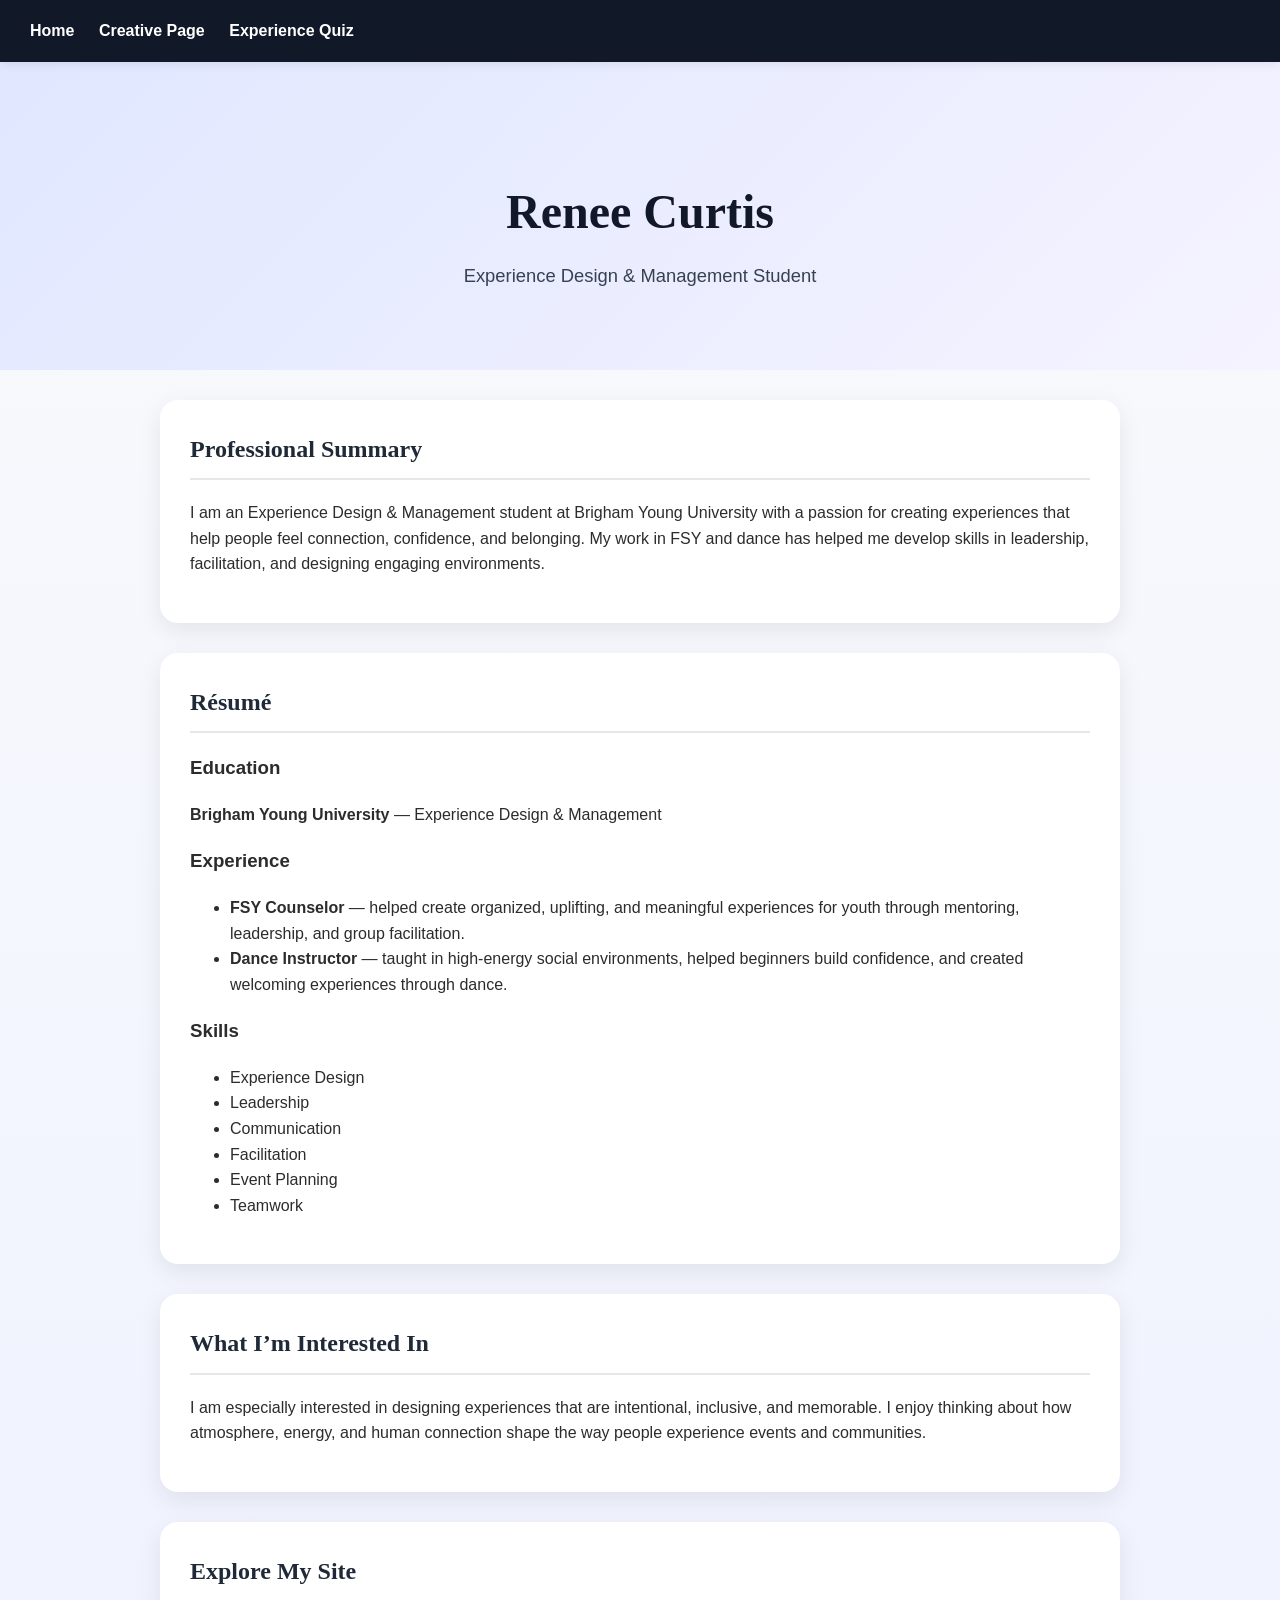
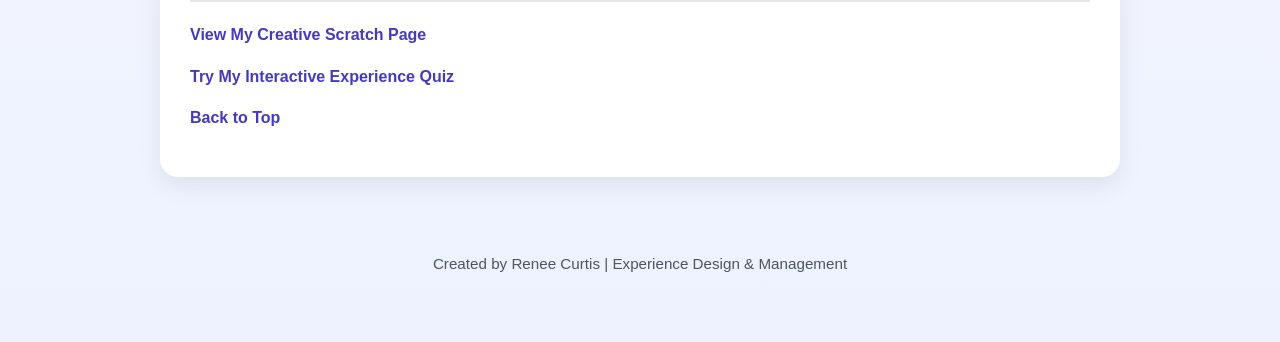
<file: index.html>
<!DOCTYPE html>
<html lang="en">
<head>
    <meta charset="UTF-8">
    <meta name="viewport" content="width=device-width, initial-scale=1.0">
    <title>Renee Curtis | Professional Portfolio</title>
    <link rel="stylesheet" href="styles.css">
</head>
<body id="top">

    <div class="nav">
        <a href="index.html">Home</a>
        <a href="scratch.html">Creative Page</a>
        <a href="app.html">Experience Quiz</a>
    </div>

    <div class="header">
        <h1>Renee Curtis</h1>
        <p>Experience Design & Management Student</p>
    </div>

    <div class="content">
        <h2>Professional Summary</h2>
        <p>
            I am an Experience Design & Management student at Brigham Young University
            with a passion for creating experiences that help people feel connection,
            confidence, and belonging. My work in FSY and dance has helped me develop
            skills in leadership, facilitation, and designing engaging environments.
        </p>
    </div>

    <div class="content">
        <h2>Résumé</h2>

        <h3>Education</h3>
        <p><strong>Brigham Young University</strong> — Experience Design & Management</p>

        <h3>Experience</h3>
        <ul>
            <li>
                <strong>FSY Counselor</strong> — helped create organized, uplifting,
                and meaningful experiences for youth through mentoring, leadership,
                and group facilitation.
            </li>
            <li>
                <strong>Dance Instructor</strong> — taught in high-energy social
                environments, helped beginners build confidence, and created
                welcoming experiences through dance.
            </li>
        </ul>

        <h3>Skills</h3>
        <ul>
            <li>Experience Design</li>
            <li>Leadership</li>
            <li>Communication</li>
            <li>Facilitation</li>
            <li>Event Planning</li>
            <li>Teamwork</li>
        </ul>
    </div>

    <div class="content">
        <h2>What I’m Interested In</h2>
        <p>
            I am especially interested in designing experiences that are intentional,
            inclusive, and memorable. I enjoy thinking about how atmosphere, energy,
            and human connection shape the way people experience events and communities.
        </p>
    </div>

    <div class="content">
        <h2>Explore My Site</h2>
        <p><a href="scratch.html">View My Creative Scratch Page</a></p>
        <p><a href="app.html">Try My Interactive Experience Quiz</a></p>
        <p><a href="#top">Back to Top</a></p>
    </div>

    <div class="footer">
        <p>Created by Renee Curtis | Experience Design & Management</p>
    </div>

</body>
</html>
</file>
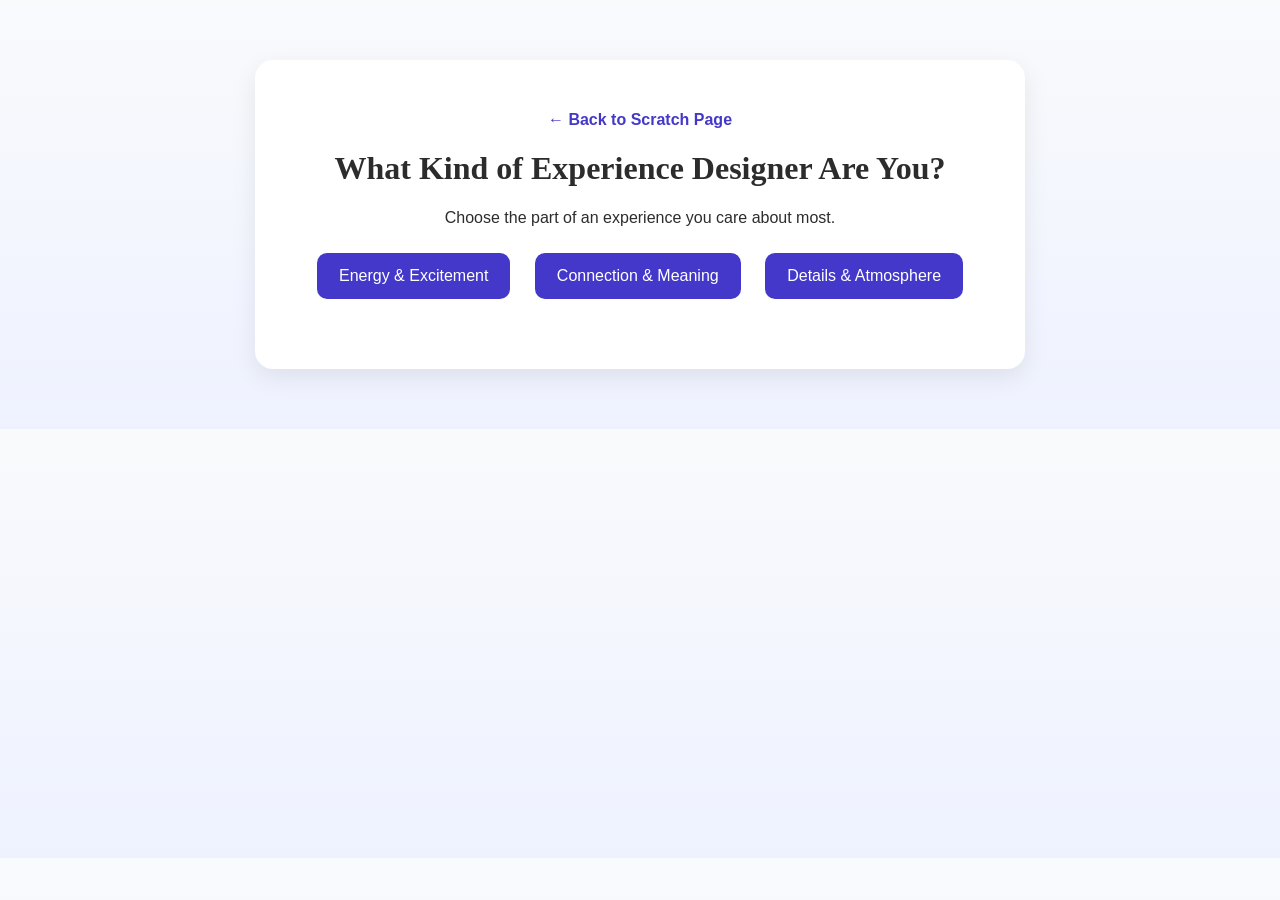
<file: app.html>
<!DOCTYPE html>
<html lang="en">
<head>
    <meta charset="UTF-8">
    <meta name="viewport" content="width=device-width, initial-scale=1.0">
    <title>Experience Quiz</title>
    <style>
        body {
            font-family: Arial, sans-serif;
            text-align: center;
            background: linear-gradient(to bottom, #f9fafc, #eef2ff);
            color: #2c2c2c;
            margin: 0;
            padding: 60px 20px;
        }

        .container {
            background: white;
            max-width: 700px;
            margin: auto;
            padding: 35px;
            border-radius: 18px;
            box-shadow: 0 8px 24px rgba(0,0,0,0.08);
        }

        h1 {
            font-family: Georgia, serif;
        }

        button {
            background-color: #4338ca;
            color: white;
            border: none;
            padding: 14px 22px;
            margin: 10px;
            border-radius: 10px;
            font-size: 1rem;
            cursor: pointer;
            transition: background-color 0.3s ease, transform 0.3s ease;
        }

        button:hover {
            background-color: #312e81;
            transform: translateY(-2px);
        }

        a {
            color: #4338ca;
            font-weight: bold;
            text-decoration: none;
        }

        #result {
            margin-top: 25px;
            font-size: 1.1rem;
            font-weight: bold;
        }
    </style>
</head>
<body>
    <div class="container">
        <p><a href="scratch.html">← Back to Scratch Page</a></p>

        <h1>What Kind of Experience Designer Are You?</h1>
        <p>Choose the part of an experience you care about most.</p>

        <button onclick="showResult('energy')">Energy & Excitement</button>
        <button onclick="showResult('meaning')">Connection & Meaning</button>
        <button onclick="showResult('details')">Details & Atmosphere</button>

        <p id="result"></p>
    </div>

    <script>
        function showResult(type) {
            const result = document.getElementById("result");

            if (type === "energy") {
                result.innerText = "You are an Engagement Designer. You love high-energy moments like dance events, social activities, and interactive experiences.";
            } else if (type === "meaning") {
                result.innerText = "You are a Connection Designer. You care most about belonging, purpose, and creating meaningful moments like FSY experiences.";
            } else {
                result.innerText = "You are an Atmosphere Designer. You notice the small details that shape how people feel, from aesthetics to flow to environment.";
            }
        }
    </script>
</body>
</html>
</file>
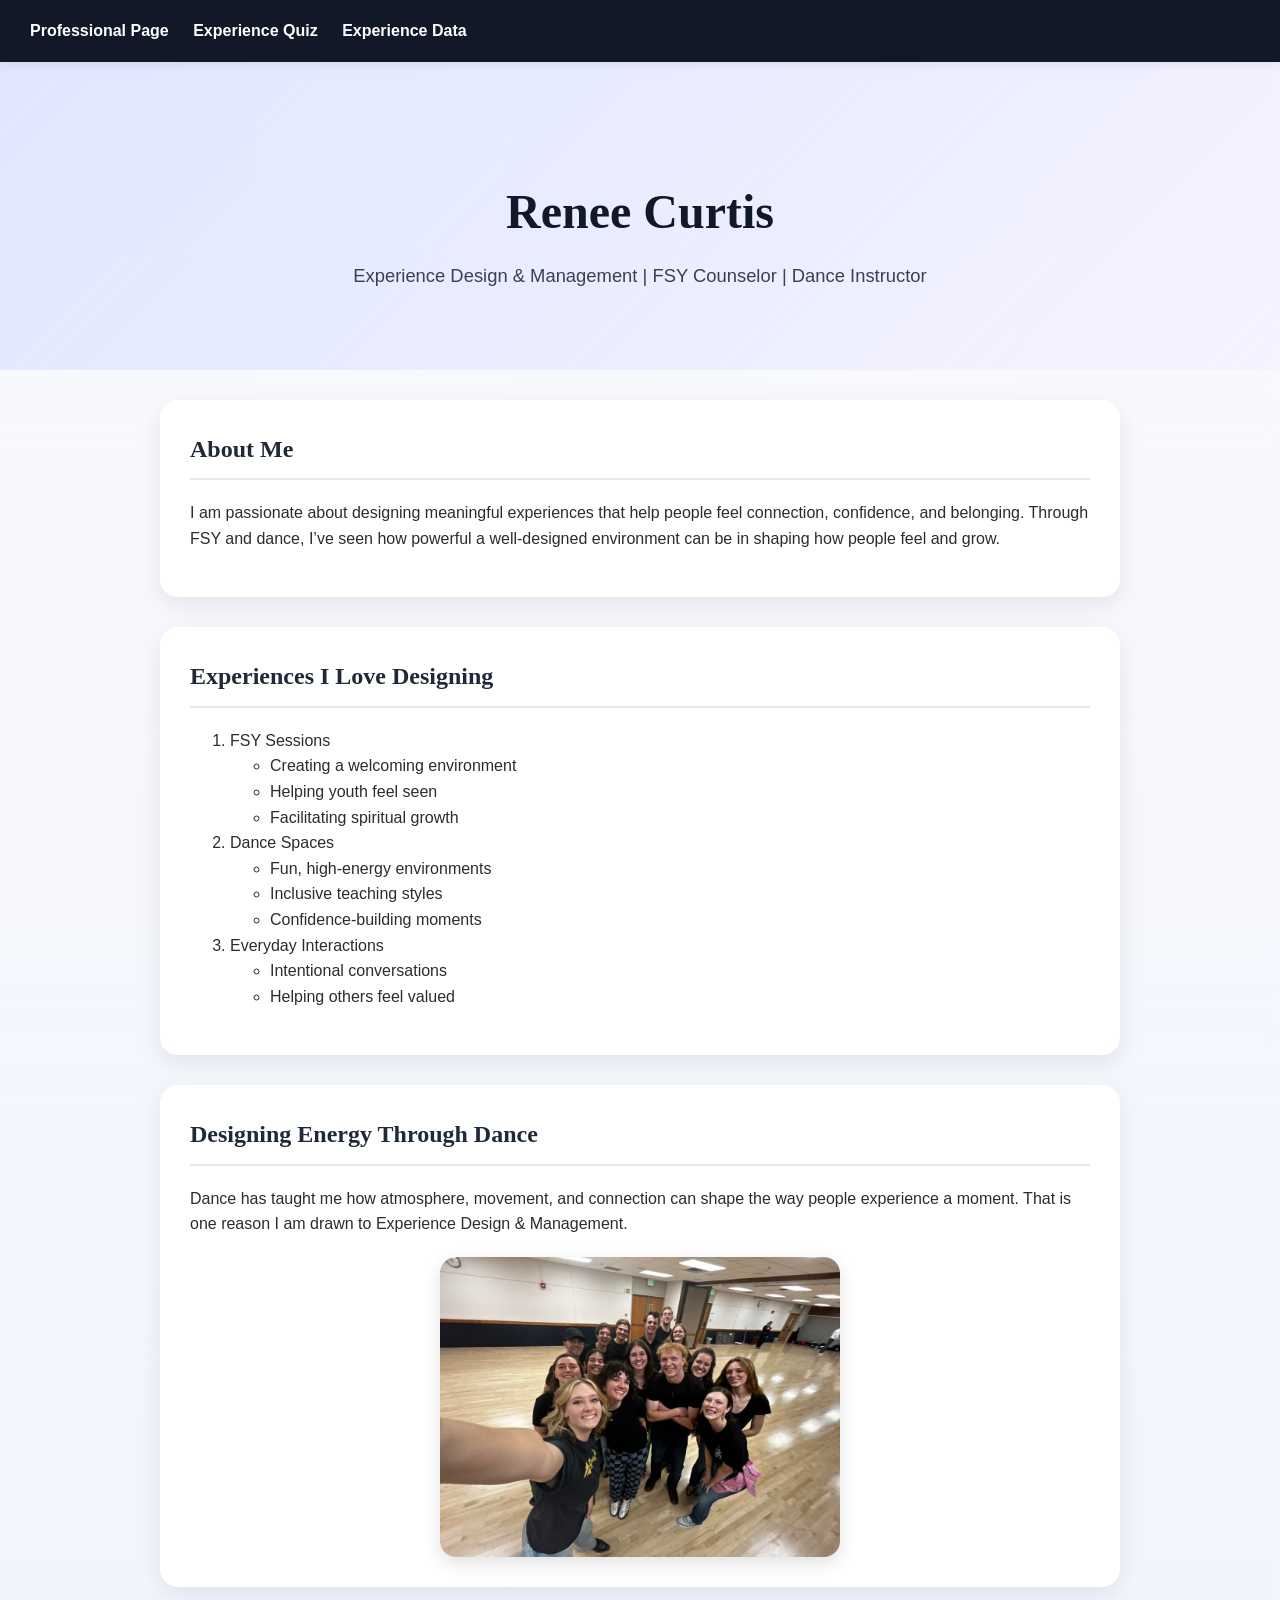
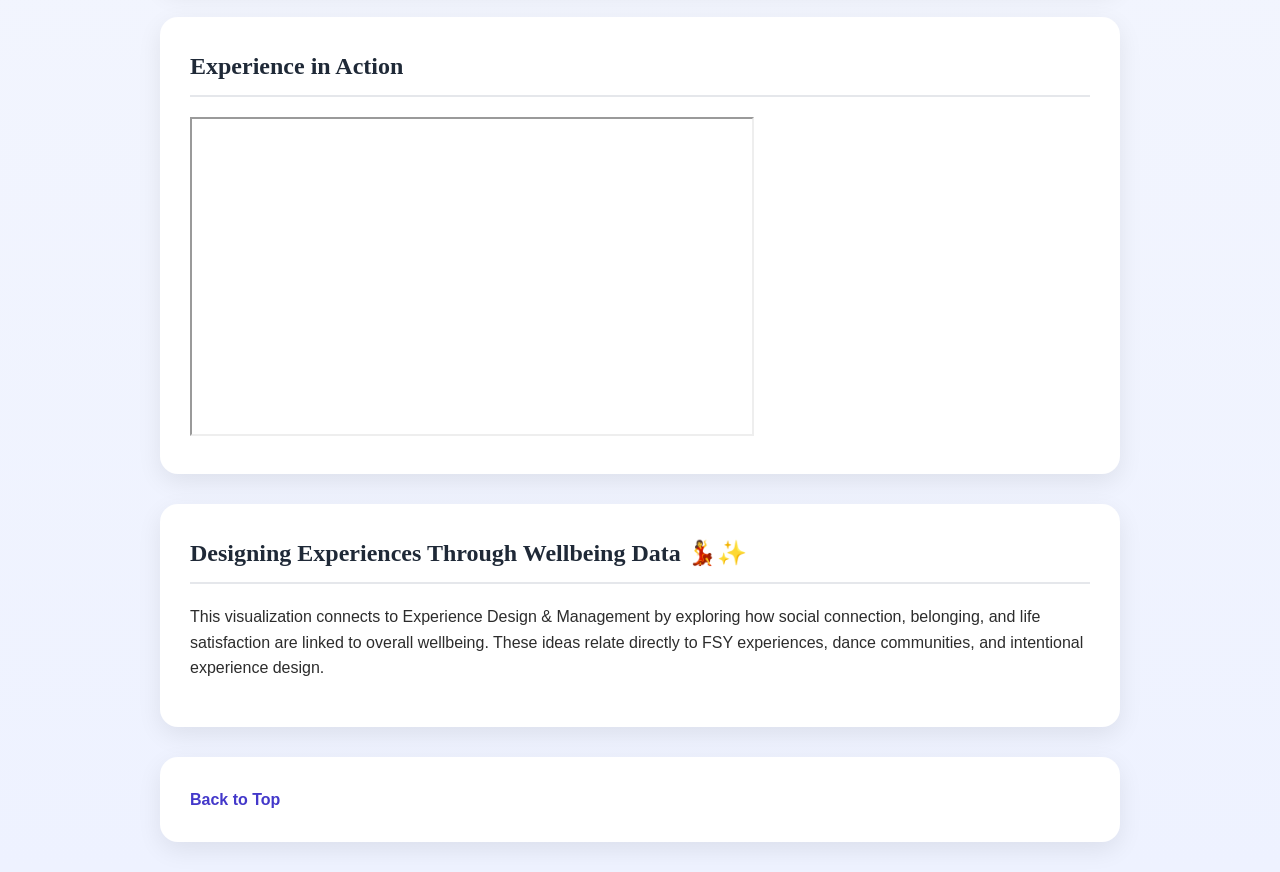
<file: scratch.html>
<!DOCTYPE html>
<html lang="en">
<head>
    <meta charset="UTF-8">
    <meta name="viewport" content="width=device-width, initial-scale=1.0">
    <title>Renee Curtis | EXDM Scratch Page</title>
    <link rel="stylesheet" type="text/css" href="styles.css">
</head>

    <!-- NAV -->
     <body id="top">

    <div class="nav">
        <a href="index.html">Professional Page</a>
        <a href="app.html">Experience Quiz</a>
        <a href="#tableau">Experience Data</a>
    </div>

    <!-- HEADER -->
    <div class="header">
        <h1>Renee Curtis</h1>
        <p>Experience Design & Management | FSY Counselor | Dance Instructor</p>
    </div>

    <!-- ABOUT -->
    <div class="content">
        <h2>About Me</h2>
        <p>
            I am passionate about designing meaningful experiences that help people feel connection,
            confidence, and belonging. Through FSY and dance, I’ve seen how powerful a well-designed
            environment can be in shaping how people feel and grow.
        </p>
    </div>

    <!-- LIST (requirement) -->
    <div class="content">
        <h2>Experiences I Love Designing</h2>
        <ol>
            <li>FSY Sessions
                <ul>
                    <li>Creating a welcoming environment</li>
                    <li>Helping youth feel seen</li>
                    <li>Facilitating spiritual growth</li>
                </ul>
            </li>
            <li>Dance Spaces
                <ul>
                    <li>Fun, high-energy environments</li>
                    <li>Inclusive teaching styles</li>
                    <li>Confidence-building moments</li>
                </ul>
            </li>
            <li>Everyday Interactions
                <ul>
                    <li>Intentional conversations</li>
                    <li>Helping others feel valued</li>
                </ul>
            </li>
        </ol>
    </div>

    <!-- IMAGE -->
    <div class="content">
        <h2>Designing Energy Through Dance</h2>
        <p>
            Dance has taught me how atmosphere, movement, and connection can shape the way
            people experience a moment. That is one reason I am drawn to Experience Design
            & Management.
        </p>
        <img src="images/swingdance.jpg" alt="Dance" width="400">
    </div>

    <!-- YOUTUBE -->
    <div class="content">
        <h2>Experience in Action</h2>
        <iframe width="560" height="315"
            src="https://www.youtube.com/embed/E_qtX5XpAUY"
            title="Experience in Action YouTube video"
            allowfullscreen>
        </iframe>
    </div>

    <!-- TABLEAU -->
    <div class="content" id="tableau">
        <h2>Designing Experiences Through Wellbeing Data 💃✨</h2>

        <p>
            This visualization connects to Experience Design & Management by exploring how
            social connection, belonging, and life satisfaction are linked to overall wellbeing.
            These ideas relate directly to FSY experiences, dance communities, and intentional
            experience design.
        </p>

        <div class='tableauPlaceholder' id='viz1776834831759' style='position: relative'>
            <noscript>
                <a href='#'>
                    <img alt='Dashboard'
                         src='https://public.tableau.com/static/images/So/SocialConnectionDrivesHappiness/Dashboard1/1_rss.png'
                         style='border: none' />
                </a>
            </noscript>

            <object class='tableauViz' style='display:none;'>
                <param name='host_url' value='https%3A%2F%2Fpublic.tableau.com%2F' />
                <param name='embed_code_version' value='3' />
                <param name='site_root' value='' />
                <param name='name' value='SocialConnectionDrivesHappiness/Dashboard1' />
                <param name='tabs' value='yes' />
                <param name='toolbar' value='yes' />
                <param name='static_image'
                       value='https://public.tableau.com/static/images/So/SocialConnectionDrivesHappiness/Dashboard1/1.png' />
                <param name='animate_transition' value='yes' />
                <param name='display_static_image' value='yes' />
                <param name='display_spinner' value='yes' />
                <param name='display_overlay' value='yes' />
                <param name='display_count' value='yes' />
                <param name='language' value='en-US' />
            </object>
        </div>

        <script type='text/javascript'>
            var divElement = document.getElementById('viz1776834831759');
            var vizElement = divElement.getElementsByTagName('object')[0];

            vizElement.style.width = '100%';
            vizElement.style.height = '600px';

            var scriptElement = document.createElement('script');
            scriptElement.src = 'https://public.tableau.com/javascripts/api/viz_v1.js';
            vizElement.parentNode.insertBefore(scriptElement, vizElement);
        </script>
    </div>

    <!-- ANCHOR -->
    <div class="content">
        <a href="#top">Back to Top</a>
    </div>

</body>
</html>
</file>
<file: styles.css>
body {
    background: linear-gradient(to bottom, #f9fafc, #eef2ff);
    font-family: Arial, sans-serif;
    color: #2c2c2c;
    margin: 0;
    line-height: 1.6;
    scroll-behavior: smooth;
}

/* Navigation */
.nav {
    background-color: #111827;
    padding: 18px 30px;
    position: sticky;
    top: 0;
    z-index: 1000;
    box-shadow: 0 2px 10px rgba(0, 0, 0, 0.08);
}

.nav a {
    color: white;
    margin-right: 20px;
    text-decoration: none;
    font-weight: bold;
    transition: color 0.3s ease, transform 0.3s ease;
}

.nav a:hover {
    color: #c7d2fe;
    transform: translateY(-1px);
}

/* Hero/Header */
.header {
    background: linear-gradient(135deg, #e0e7ff, #f5f3ff);
    padding: 80px 20px;
    text-align: center;
    animation: fadeInUp 1s ease;
}

.header h1 {
    font-family: Georgia, serif;
    font-size: 3rem;
    margin-bottom: 10px;
    color: #111827;
}

.header p {
    font-size: 1.15rem;
    max-width: 700px;
    margin: 0 auto;
    color: #374151;
}

/* Section blocks */
.content {
    background-color: white;
    margin: 30px auto;
    padding: 30px;
    border-radius: 18px;
    max-width: 900px;
    box-shadow: 0 8px 24px rgba(0, 0, 0, 0.08);
    animation: fadeInUp 0.8s ease;
    transition: transform 0.3s ease, box-shadow 0.3s ease;
}

.content:hover {
    transform: translateY(-4px);
    box-shadow: 0 12px 30px rgba(0, 0, 0, 0.12);
}

.content h2 {
    font-family: Georgia, serif;
    color: #1f2937;
    margin-top: 0;
    border-bottom: 2px solid #e5e7eb;
    padding-bottom: 10px;
}

.content p,
.content li {
    font-size: 1rem;
}

/* Image */
img {
    border-radius: 16px;
    max-width: 100%;
    display: block;
    margin: 20px auto 0 auto;
    box-shadow: 0 6px 18px rgba(0, 0, 0, 0.12);
    transition: transform 0.3s ease;
}

img:hover {
    transform: scale(1.02);
}

/* Buttons / links inside content */
.content a {
    color: #4338ca;
    font-weight: bold;
    text-decoration: none;
    transition: color 0.3s ease;
}

.content a:hover {
    color: #312e81;
}

/* Iframe responsiveness */
.video-container,
.tableau-container {
    position: relative;
    overflow: hidden;
    width: 100%;
    margin-top: 20px;
    border-radius: 16px;
}

.video-container iframe,
.tableau-container iframe {
    width: 100%;
    border: none;
    border-radius: 16px;
}

/* Custom heights */
.video-container iframe {
    height: 450px;
}

.tableau-container iframe {
    height: 650px;
}

/* Footer */
.footer {
    text-align: center;
    padding: 30px 20px 50px 20px;
    color: #4b5563;
    font-size: 0.95rem;
}

/* Animation */
@keyframes fadeInUp {
    from {
        opacity: 0;
        transform: translateY(18px);
    }
    to {
        opacity: 1;
        transform: translateY(0);
    }
}
</file>
